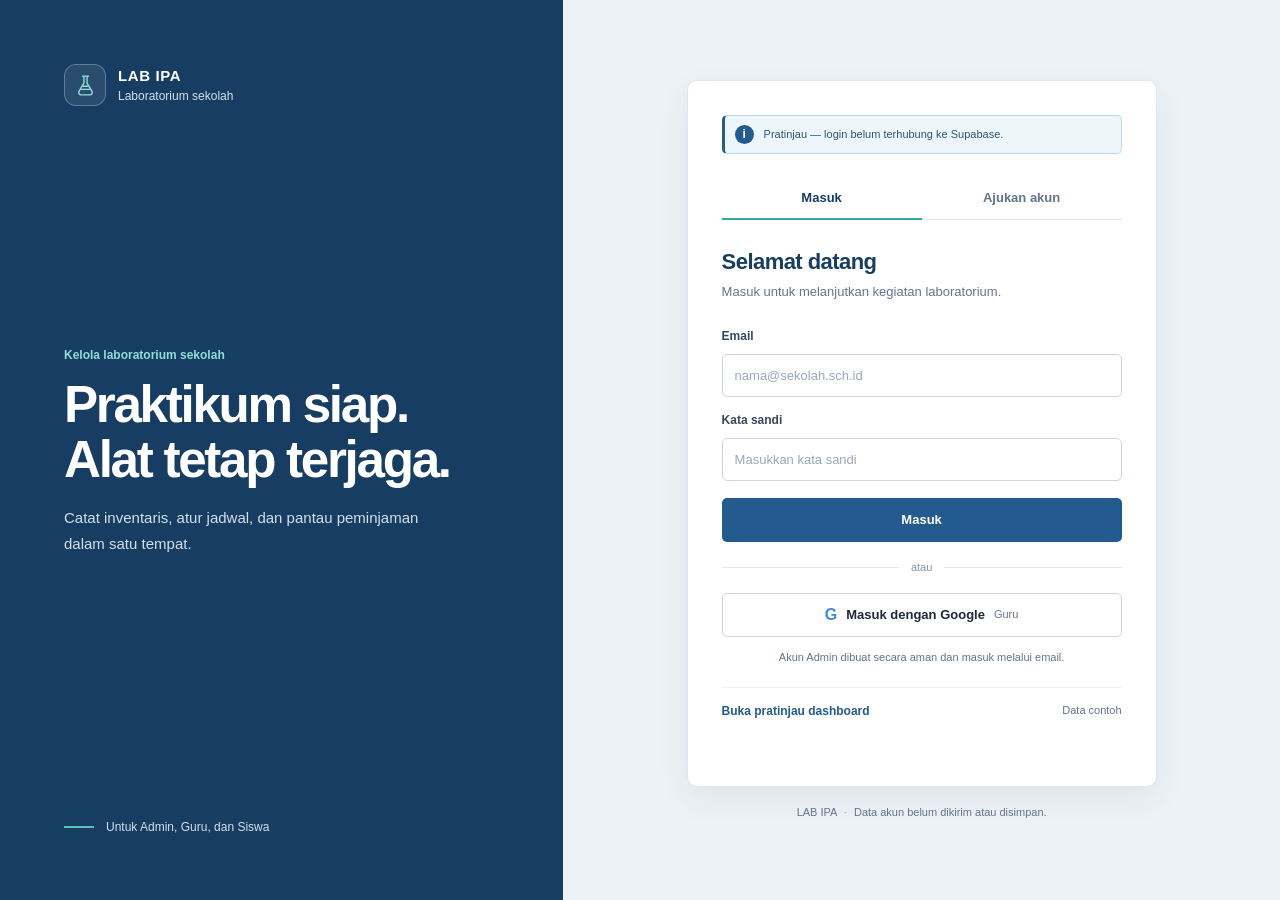
<file: index.html>
<!doctype html>
<html lang="id">
  <head>
    <meta charset="utf-8">
    <meta name="viewport" content="width=device-width, initial-scale=1">
    <meta name="theme-color" content="#173d63">
    <meta
      name="description"
      content="Masuk atau ajukan akun Laboratorium IPA sekolah."
    >
    <title>Masuk — Laboratorium IPA</title>
    <link rel="stylesheet" href="css/main.css">
    <link rel="stylesheet" href="css/auth.css">
    <script src="js/auth-ui.js" defer></script>
  </head>
  <body class="auth-page">
    <main class="auth-layout">
      <section class="auth-intro" aria-labelledby="intro-title">
        <a class="brand auth-brand" href="index.html" aria-label="Laboratorium IPA">
          <span class="brand-mark" aria-hidden="true">
            <svg viewBox="0 0 32 32" fill="none">
              <path d="M12 4h8M14 4v9l-6.2 10.1A3.2 3.2 0 0 0 10.5 28h11a3.2 3.2 0 0 0 2.7-4.9L18 13V4" />
              <path d="M10.8 21h10.4M13 17h6" />
            </svg>
          </span>
          <span class="brand-copy">
            <strong>LAB IPA</strong>
            <span>Laboratorium sekolah</span>
          </span>
        </a>

        <div class="intro-copy">
          <p class="eyebrow">Kelola laboratorium sekolah</p>
          <h1 id="intro-title">Praktikum siap.<br>Alat tetap terjaga.</h1>
          <p>Catat inventaris, atur jadwal, dan pantau peminjaman dalam satu tempat.</p>
        </div>

        <div class="intro-bottom">
          <span class="intro-rule" aria-hidden="true"></span>
          <p>Untuk Admin, Guru, dan Siswa</p>
        </div>
      </section>

      <section class="auth-main" aria-label="Akun Laboratorium IPA">
        <div class="auth-card">
          <div class="preview-notice" role="status">
            <span class="notice-mark" aria-hidden="true">i</span>
            Pratinjau — login belum terhubung ke Supabase.
          </div>

          <div class="auth-tabs" role="tablist" aria-label="Akses akun">
            <button
              class="auth-tab is-active"
              id="login-tab"
              type="button"
              role="tab"
              aria-selected="true"
              aria-controls="login-panel"
            >Masuk</button>
            <button
              class="auth-tab"
              id="apply-tab"
              type="button"
              role="tab"
              aria-selected="false"
              aria-controls="apply-panel"
              tabindex="-1"
            >Ajukan akun</button>
          </div>

          <section id="login-panel" class="auth-panel" role="tabpanel" aria-labelledby="login-tab">
            <h2>Selamat datang</h2>
            <p class="panel-description">Masuk untuk melanjutkan kegiatan laboratorium.</p>

            <form id="login-form" class="auth-form">
              <label for="login-email">Email</label>
              <input
                id="login-email"
                name="email"
                type="email"
                autocomplete="username"
                placeholder="nama@sekolah.sch.id"
                required
              >
              <label for="login-password">Kata sandi</label>
              <input
                id="login-password"
                name="password"
                type="password"
                autocomplete="current-password"
                placeholder="Masukkan kata sandi"
                required
              >
              <button class="button button-primary" type="submit">Masuk</button>
            </form>

            <div class="auth-divider"><span>atau</span></div>
            <button class="button button-google" type="button" data-preview-action>
              <span class="google-mark" aria-hidden="true">G</span>
              Masuk dengan Google <span class="button-hint">Guru</span>
            </button>
            <p class="admin-note">Akun Admin dibuat secara aman dan masuk melalui email.</p>

            <a class="preview-link" href="dashboard-preview.html">
              Buka pratinjau dashboard <span>Data contoh</span>
            </a>
          </section>

          <section
            id="apply-panel"
            class="auth-panel"
            role="tabpanel"
            aria-labelledby="apply-tab"
            hidden
          >
            <h2>Ajukan akun</h2>
            <p class="panel-description">Pilih jenis akun. Pengajuan perlu disetujui Admin.</p>

            <div class="role-options" role="group" aria-label="Jenis akun">
              <button class="role-option is-selected" type="button" data-role="siswa" aria-pressed="true">
                Siswa
              </button>
              <button class="role-option" type="button" data-role="guru" aria-pressed="false">
                Guru
              </button>
            </div>

            <form id="student-application" class="auth-form" data-application="siswa">
              <label for="student-name">Nama lengkap</label>
              <input id="student-name" name="full_name" autocomplete="name" required>

              <div class="field-row">
                <div>
                  <label for="student-nis">NIS</label>
                  <input id="student-nis" name="nis" inputmode="numeric" required>
                </div>
                <div>
                  <label for="student-attendance">Nomor absen</label>
                  <input id="student-attendance" name="attendance_number" inputmode="numeric" required>
                </div>
              </div>

              <label for="student-class">Kelas</label>
              <input id="student-class" name="class_name" placeholder="Contoh: VIII A" required>

              <label for="student-email">Email</label>
              <input
                id="student-email"
                name="email"
                type="email"
                autocomplete="email"
                placeholder="nama@contoh.com"
                required
              >

              <label for="student-password">Kata sandi</label>
              <input
                id="student-password"
                name="password"
                type="password"
                autocomplete="new-password"
                minlength="10"
                aria-describedby="password-hint"
                required
              >
              <small id="password-hint" class="field-hint">Minimal 10 karakter. NIS dan nomor absen bukan kata sandi.</small>

              <button class="button button-primary" type="submit">Kirim pengajuan siswa</button>
            </form>

            <form id="teacher-application" class="auth-form" data-application="guru" hidden>
              <label for="teacher-nip">NIP</label>
              <input id="teacher-nip" name="nip" inputmode="numeric" required>
              <p class="field-hint">NIP akan diperiksa Admin setelah Anda masuk dengan akun Google.</p>
              <button class="button button-primary" type="submit">Lanjutkan dengan Google</button>
            </form>

          </section>
          <p id="form-message" class="form-message" role="status" aria-live="polite"></p>
        </div>
        <footer class="auth-footer">LAB IPA <span>·</span> Data akun belum dikirim atau disimpan.</footer>
      </section>
    </main>
  </body>
</html>
</file>
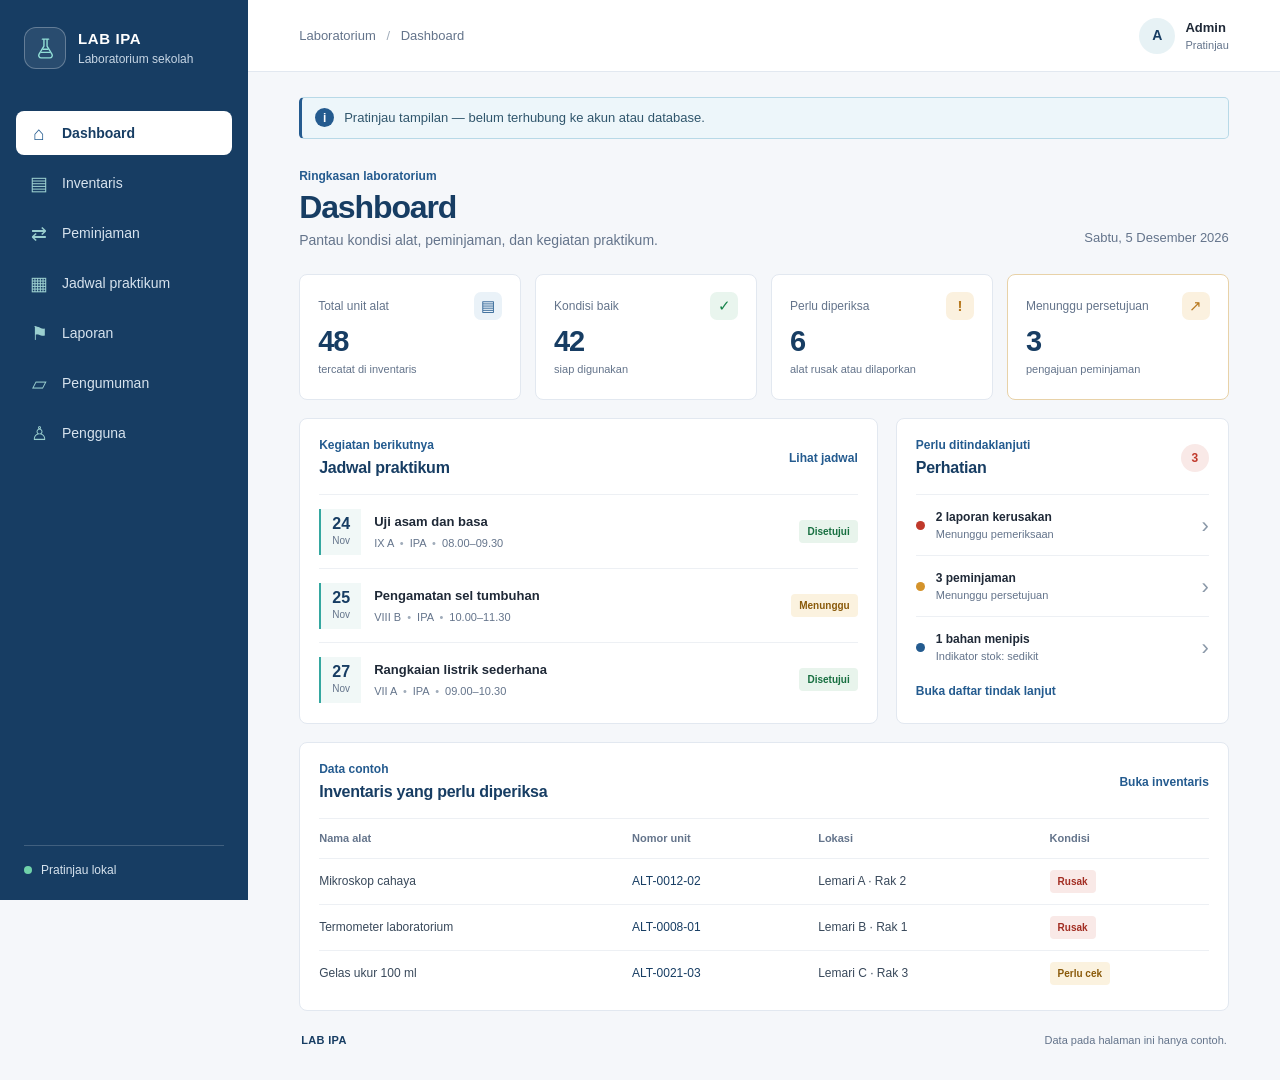
<file: dashboard-preview.html>
<!doctype html>
<html lang="id">
  <head>
    <meta charset="utf-8">
    <meta name="viewport" content="width=device-width, initial-scale=1">
    <meta name="theme-color" content="#173d63">
    <meta
      name="description"
      content="Pratinjau dashboard aplikasi Laboratorium IPA dengan data contoh."
    >
    <title>Pratinjau Dashboard — Laboratorium IPA</title>
    <link rel="stylesheet" href="css/main.css">
    <script src="js/app.js" defer></script>
  </head>
  <body>
    <div class="app-shell">
      <aside class="sidebar">
        <a class="brand" href="#dashboard" aria-label="Laboratorium IPA, dashboard">
          <span class="brand-mark" aria-hidden="true">
            <svg viewBox="0 0 32 32" fill="none">
              <path d="M12 4h8M14 4v9l-6.2 10.1A3.2 3.2 0 0 0 10.5 28h11a3.2 3.2 0 0 0 2.7-4.9L18 13V4" />
              <path d="M10.8 21h10.4M13 17h6" />
            </svg>
          </span>
          <span class="brand-copy">
            <strong>LAB IPA</strong>
            <span>Laboratorium sekolah</span>
          </span>
        </a>

        <nav class="primary-nav" aria-label="Navigasi utama">
          <a class="nav-link is-active" href="#dashboard" aria-current="page">
            <span class="nav-symbol" aria-hidden="true">⌂</span>
            Dashboard
          </a>
          <a class="nav-link" href="#inventaris">
            <span class="nav-symbol" aria-hidden="true">▤</span>
            Inventaris
          </a>
          <a class="nav-link" href="#peminjaman">
            <span class="nav-symbol" aria-hidden="true">⇄</span>
            Peminjaman
          </a>
          <a class="nav-link" href="#jadwal">
            <span class="nav-symbol" aria-hidden="true">▦</span>
            Jadwal praktikum
          </a>
          <a class="nav-link" href="#laporan">
            <span class="nav-symbol" aria-hidden="true">⚑</span>
            Laporan
          </a>
          <a class="nav-link" href="#pengumuman">
            <span class="nav-symbol" aria-hidden="true">▱</span>
            Pengumuman
          </a>
          <a class="nav-link" href="#pengguna">
            <span class="nav-symbol" aria-hidden="true">♙</span>
            Pengguna
          </a>
        </nav>

        <div class="sidebar-note">
          <span class="status-dot" aria-hidden="true"></span>
          <span>Pratinjau lokal</span>
        </div>
      </aside>

      <main class="main-content" id="dashboard">
        <header class="topbar">
          <div class="breadcrumb">Laboratorium <span>/</span> Dashboard</div>
          <div class="account-chip">
            <span class="avatar" aria-hidden="true">A</span>
            <span>
              <strong>Admin</strong>
              <small>Pratinjau</small>
            </span>
          </div>
        </header>

        <div class="page-content">
          <div class="preview-notice" role="status">
            <span class="notice-mark" aria-hidden="true">i</span>
            Pratinjau tampilan — belum terhubung ke akun atau database.
          </div>

          <section class="page-heading" aria-labelledby="page-title">
            <div>
              <p class="eyebrow">Ringkasan laboratorium</p>
              <h1 id="page-title">Dashboard</h1>
              <p class="page-description">Pantau kondisi alat, peminjaman, dan kegiatan praktikum.</p>
            </div>
            <p class="current-date" id="current-date" aria-live="polite"></p>
          </section>

          <section class="metrics-grid" aria-label="Ringkasan inventaris">
            <article class="metric">
              <div class="metric-heading">
                <span>Total unit alat</span>
                <span class="metric-icon icon-blue" aria-hidden="true">▤</span>
              </div>
              <p class="metric-value">48</p>
              <p class="metric-footnote">tercatat di inventaris</p>
            </article>
            <article class="metric">
              <div class="metric-heading">
                <span>Kondisi baik</span>
                <span class="metric-icon icon-green" aria-hidden="true">✓</span>
              </div>
              <p class="metric-value">42</p>
              <p class="metric-footnote">siap digunakan</p>
            </article>
            <article class="metric">
              <div class="metric-heading">
                <span>Perlu diperiksa</span>
                <span class="metric-icon icon-orange" aria-hidden="true">!</span>
              </div>
              <p class="metric-value">6</p>
              <p class="metric-footnote">alat rusak atau dilaporkan</p>
            </article>
            <article class="metric metric-pending">
              <div class="metric-heading">
                <span>Menunggu persetujuan</span>
                <span class="metric-icon icon-orange" aria-hidden="true">↗</span>
              </div>
              <p class="metric-value">3</p>
              <p class="metric-footnote">pengajuan peminjaman</p>
            </article>
          </section>

          <div class="dashboard-grid">
            <section class="panel schedule-panel" aria-labelledby="schedule-title">
              <div class="panel-heading">
                <div>
                  <p class="eyebrow">Kegiatan berikutnya</p>
                  <h2 id="schedule-title">Jadwal praktikum</h2>
                </div>
                <a class="text-link" href="#jadwal">Lihat jadwal</a>
              </div>
              <div class="schedule-list">
                <article class="schedule-item">
                  <div class="schedule-date">
                    <strong>24</strong>
                    <span>Nov</span>
                  </div>
                  <div class="schedule-detail">
                    <h3>Uji asam dan basa</h3>
                    <p>IX A <span>•</span> IPA <span>•</span> 08.00–09.30</p>
                  </div>
                  <span class="status-badge status-approved">Disetujui</span>
                </article>
                <article class="schedule-item">
                  <div class="schedule-date">
                    <strong>25</strong>
                    <span>Nov</span>
                  </div>
                  <div class="schedule-detail">
                    <h3>Pengamatan sel tumbuhan</h3>
                    <p>VIII B <span>•</span> IPA <span>•</span> 10.00–11.30</p>
                  </div>
                  <span class="status-badge status-review">Menunggu</span>
                </article>
                <article class="schedule-item">
                  <div class="schedule-date">
                    <strong>27</strong>
                    <span>Nov</span>
                  </div>
                  <div class="schedule-detail">
                    <h3>Rangkaian listrik sederhana</h3>
                    <p>VII A <span>•</span> IPA <span>•</span> 09.00–10.30</p>
                  </div>
                  <span class="status-badge status-approved">Disetujui</span>
                </article>
              </div>
            </section>

            <section class="panel attention-panel" aria-labelledby="attention-title">
              <div class="panel-heading">
                <div>
                  <p class="eyebrow">Perlu ditindaklanjuti</p>
                  <h2 id="attention-title">Perhatian</h2>
                </div>
                <span class="attention-count">3</span>
              </div>
              <ul class="attention-list">
                <li>
                  <span class="attention-marker marker-red" aria-hidden="true"></span>
                  <span><strong>2 laporan kerusakan</strong><small>Menunggu pemeriksaan</small></span>
                  <span class="list-arrow" aria-hidden="true">›</span>
                </li>
                <li>
                  <span class="attention-marker marker-orange" aria-hidden="true"></span>
                  <span><strong>3 peminjaman</strong><small>Menunggu persetujuan</small></span>
                  <span class="list-arrow" aria-hidden="true">›</span>
                </li>
                <li>
                  <span class="attention-marker marker-blue" aria-hidden="true"></span>
                  <span><strong>1 bahan menipis</strong><small>Indikator stok: sedikit</small></span>
                  <span class="list-arrow" aria-hidden="true">›</span>
                </li>
              </ul>
              <a class="panel-action" href="#laporan">Buka daftar tindak lanjut</a>
            </section>
          </div>

          <section class="panel inventory-panel" aria-labelledby="inventory-title">
            <div class="panel-heading">
              <div>
                <p class="eyebrow">Data contoh</p>
                <h2 id="inventory-title">Inventaris yang perlu diperiksa</h2>
              </div>
              <a class="text-link" href="#inventaris">Buka inventaris</a>
            </div>
            <div class="table-wrap">
              <table>
                <thead>
                  <tr>
                    <th scope="col">Nama alat</th>
                    <th scope="col">Nomor unit</th>
                    <th scope="col">Lokasi</th>
                    <th scope="col">Kondisi</th>
                  </tr>
                </thead>
                <tbody>
                  <tr>
                    <td>Mikroskop cahaya</td>
                    <td class="unit-code">ALT-0012-02</td>
                    <td>Lemari A · Rak 2</td>
                    <td><span class="status-badge status-damaged">Rusak</span></td>
                  </tr>
                  <tr>
                    <td>Termometer laboratorium</td>
                    <td class="unit-code">ALT-0008-01</td>
                    <td>Lemari B · Rak 1</td>
                    <td><span class="status-badge status-damaged">Rusak</span></td>
                  </tr>
                  <tr>
                    <td>Gelas ukur 100 ml</td>
                    <td class="unit-code">ALT-0021-03</td>
                    <td>Lemari C · Rak 3</td>
                    <td><span class="status-badge status-review">Perlu cek</span></td>
                  </tr>
                </tbody>
              </table>
            </div>
          </section>

          <footer class="page-footer">
            <span>LAB IPA</span>
            <span>Data pada halaman ini hanya contoh.</span>
          </footer>
        </div>
      </main>
    </div>
  </body>
</html>
</file>
<file: css/main.css>
:root {
  color-scheme: light;
  --color-primary: #245b8f;
  --color-primary-dark: #173d63;
  --color-accent: #35a7a0;
  --color-background: #f5f7fa;
  --color-surface: #ffffff;
  --color-text: #1f2937;
  --color-muted: #64748b;
  --color-success: #16834a;
  --color-warning: #b7791f;
  --color-danger: #c0392b;
  --color-border: #e2e8f0;
  --sidebar-width: 248px;
  font-family: "Segoe UI", Arial, sans-serif;
  font-synthesis: none;
  text-rendering: optimizeLegibility;
}

* {
  box-sizing: border-box;
}

body {
  margin: 0;
  min-width: 320px;
  background: var(--color-background);
  color: var(--color-text);
  font-size: 15px;
  line-height: 1.5;
}

a {
  color: inherit;
}

button,
a {
  -webkit-tap-highlight-color: transparent;
}

a:focus-visible,
button:focus-visible {
  outline: 3px solid #75c9c3;
  outline-offset: 3px;
}

.app-shell {
  min-height: 100vh;
}

.sidebar {
  position: fixed;
  inset: 0 auto 0 0;
  z-index: 2;
  display: flex;
  width: var(--sidebar-width);
  flex-direction: column;
  padding: 27px 16px 18px;
  background: var(--color-primary-dark);
  color: #fff;
}

.brand {
  display: flex;
  align-items: center;
  gap: 12px;
  margin: 0 8px 42px;
  color: inherit;
  text-decoration: none;
}

.brand-mark {
  display: grid;
  width: 42px;
  height: 42px;
  flex: 0 0 auto;
  place-items: center;
  border: 1px solid rgb(255 255 255 / 28%);
  border-radius: 12px;
  background: rgb(255 255 255 / 8%);
}

.brand-mark svg {
  width: 25px;
  stroke: #91ded6;
  stroke-linecap: round;
  stroke-linejoin: round;
  stroke-width: 1.8;
}

.brand-copy,
.account-chip > span:last-child {
  display: grid;
}

.brand-copy strong {
  font-size: 15px;
  letter-spacing: 0.04em;
}

.brand-copy span {
  color: #c7d6e5;
  font-size: 12px;
}

.primary-nav {
  display: grid;
  gap: 6px;
}

.nav-link {
  display: flex;
  min-height: 44px;
  align-items: center;
  gap: 12px;
  padding: 9px 12px;
  border-radius: 8px;
  color: #d7e3ee;
  font-size: 14px;
  text-decoration: none;
  transition: background-color 140ms ease, color 140ms ease;
}

.nav-link:hover {
  background: rgb(255 255 255 / 9%);
  color: #fff;
}

.nav-link.is-active {
  background: #fff;
  color: var(--color-primary-dark);
  font-weight: 650;
}

.nav-symbol {
  display: inline-grid;
  width: 22px;
  place-items: center;
  color: #9bcfcf;
  font-size: 19px;
  line-height: 1;
}

.nav-link.is-active .nav-symbol {
  color: var(--color-primary);
}

.sidebar-note {
  display: flex;
  align-items: center;
  gap: 9px;
  margin: auto 8px 0;
  padding: 15px 0 3px;
  border-top: 1px solid rgb(255 255 255 / 18%);
  color: #d7e3ee;
  font-size: 12px;
}

.status-dot {
  width: 8px;
  height: 8px;
  border-radius: 50%;
  background: #70d2aa;
}

.main-content {
  min-height: 100vh;
  margin-left: var(--sidebar-width);
}

.topbar {
  display: flex;
  min-height: 72px;
  align-items: center;
  justify-content: space-between;
  padding: 12px clamp(22px, 4vw, 56px);
  border-bottom: 1px solid var(--color-border);
  background: var(--color-surface);
}

.breadcrumb {
  color: var(--color-muted);
  font-size: 13px;
}

.breadcrumb span {
  padding: 0 7px;
  color: #a0acba;
}

.account-chip {
  display: flex;
  align-items: center;
  gap: 10px;
}

.avatar {
  display: grid;
  width: 36px;
  height: 36px;
  place-items: center;
  border-radius: 50%;
  background: #e7f2f5;
  color: var(--color-primary-dark);
  font-size: 14px;
  font-weight: 700;
}

.account-chip strong {
  font-size: 13px;
}

.account-chip small {
  color: var(--color-muted);
  font-size: 11px;
}

.page-content {
  width: min(100%, 1440px);
  margin: 0 auto;
  padding: 25px clamp(22px, 4vw, 56px) 28px;
}

.preview-notice {
  display: flex;
  align-items: center;
  gap: 10px;
  margin-bottom: 28px;
  padding: 10px 13px;
  border: 1px solid #b8d9e7;
  border-left: 3px solid var(--color-primary);
  border-radius: 5px;
  background: #edf6fa;
  color: #30566c;
  font-size: 13px;
}

.notice-mark {
  display: grid;
  width: 19px;
  height: 19px;
  flex: 0 0 auto;
  place-items: center;
  border-radius: 50%;
  background: var(--color-primary);
  color: #fff;
  font-size: 12px;
  font-weight: 700;
}

.page-heading {
  display: flex;
  align-items: end;
  justify-content: space-between;
  gap: 18px;
  margin-bottom: 23px;
}

.eyebrow {
  margin: 0 0 4px;
  color: var(--color-primary);
  font-size: 12px;
  font-weight: 650;
}

h1,
h2,
h3,
p {
  margin-top: 0;
}

h1 {
  margin-bottom: 4px;
  color: var(--color-primary-dark);
  font-size: clamp(26px, 3vw, 32px);
  font-weight: 680;
  letter-spacing: -0.035em;
  line-height: 1.18;
}

.page-description {
  margin-bottom: 0;
  color: var(--color-muted);
  font-size: 14px;
}

.current-date {
  margin: 0 0 4px;
  color: var(--color-muted);
  font-size: 13px;
  white-space: nowrap;
}

.metrics-grid {
  display: grid;
  grid-template-columns: repeat(4, minmax(0, 1fr));
  gap: 14px;
  margin-bottom: 18px;
}

.metric {
  min-height: 126px;
  padding: 17px 18px 15px;
  border: 1px solid var(--color-border);
  border-radius: 8px;
  background: var(--color-surface);
}

.metric-pending {
  border-color: #e8d2a8;
}

.metric-heading {
  display: flex;
  align-items: center;
  justify-content: space-between;
  gap: 8px;
  color: var(--color-muted);
  font-size: 12px;
}

.metric-icon {
  display: grid;
  width: 28px;
  height: 28px;
  flex: 0 0 auto;
  place-items: center;
  border-radius: 7px;
  font-size: 15px;
  font-weight: 700;
}

.icon-blue {
  background: #eaf2f8;
  color: var(--color-primary);
}

.icon-green {
  background: #e9f5ee;
  color: var(--color-success);
}

.icon-orange {
  background: #fbf1df;
  color: var(--color-warning);
}

.metric-value {
  margin: 4px 0 0;
  color: var(--color-primary-dark);
  font-size: 29px;
  font-weight: 700;
  letter-spacing: -0.04em;
  line-height: 1.2;
}

.metric-footnote {
  margin: 2px 0 0;
  color: var(--color-muted);
  font-size: 11px;
}

.dashboard-grid {
  display: grid;
  grid-template-columns: minmax(0, 1.65fr) minmax(280px, 0.95fr);
  gap: 18px;
  margin-bottom: 18px;
}

.panel {
  min-width: 0;
  border: 1px solid var(--color-border);
  border-radius: 8px;
  background: var(--color-surface);
}

.panel-heading {
  display: flex;
  align-items: center;
  justify-content: space-between;
  gap: 14px;
  padding: 17px 19px 14px;
}

.panel-heading .eyebrow {
  margin-bottom: 2px;
}

.panel-heading h2 {
  margin: 0;
  color: var(--color-primary-dark);
  font-size: 16px;
  font-weight: 680;
  letter-spacing: -0.015em;
}

.text-link {
  flex: 0 0 auto;
  color: var(--color-primary);
  font-size: 12px;
  font-weight: 650;
  text-decoration: none;
}

.text-link:hover,
.panel-action:hover {
  text-decoration: underline;
}

.schedule-list {
  padding: 0 19px 7px;
}

.schedule-item {
  display: flex;
  min-height: 74px;
  align-items: center;
  gap: 13px;
  border-top: 1px solid #edf0f4;
}

.schedule-date {
  display: grid;
  width: 42px;
  height: 46px;
  flex: 0 0 auto;
  align-content: center;
  justify-items: center;
  border-left: 2px solid var(--color-accent);
  background: #f1f8f7;
  color: var(--color-primary-dark);
}

.schedule-date strong {
  font-size: 16px;
  line-height: 1.05;
}

.schedule-date span {
  color: var(--color-muted);
  font-size: 10px;
}

.schedule-detail {
  min-width: 0;
  flex: 1;
}

.schedule-detail h3 {
  overflow: hidden;
  margin: 0 0 3px;
  color: var(--color-text);
  font-size: 13px;
  font-weight: 650;
  text-overflow: ellipsis;
  white-space: nowrap;
}

.schedule-detail p {
  margin: 0;
  color: var(--color-muted);
  font-size: 11px;
}

.schedule-detail p span {
  padding: 0 3px;
  color: #a0acba;
}

.status-badge {
  display: inline-flex;
  min-height: 23px;
  align-items: center;
  padding: 3px 8px;
  border-radius: 4px;
  font-size: 10px;
  font-weight: 650;
  white-space: nowrap;
}

.status-approved {
  background: #e8f4ec;
  color: #176f40;
}

.status-review {
  background: #fbf2df;
  color: #8a5a0a;
}

.status-damaged {
  background: #f9e9e7;
  color: #a22d22;
}

.attention-count {
  display: grid;
  width: 28px;
  height: 28px;
  place-items: center;
  border-radius: 50%;
  background: #f9e9e7;
  color: var(--color-danger);
  font-size: 12px;
  font-weight: 700;
}

.attention-list {
  margin: 0;
  padding: 0 19px;
  list-style: none;
}

.attention-list li {
  display: flex;
  min-height: 61px;
  align-items: center;
  gap: 11px;
  border-top: 1px solid #edf0f4;
}

.attention-marker {
  width: 9px;
  height: 9px;
  flex: 0 0 auto;
  border-radius: 50%;
}

.marker-red {
  background: var(--color-danger);
}

.marker-orange {
  background: #d4932b;
}

.marker-blue {
  background: var(--color-primary);
}

.attention-list li > span:nth-child(2) {
  display: grid;
  min-width: 0;
  flex: 1;
}

.attention-list strong {
  font-size: 12px;
  font-weight: 650;
}

.attention-list small {
  color: var(--color-muted);
  font-size: 11px;
}

.list-arrow {
  color: #8a98a8;
  font-size: 22px;
}

.panel-action {
  display: inline-block;
  margin: 5px 19px 17px;
  color: var(--color-primary);
  font-size: 12px;
  font-weight: 650;
  text-decoration: none;
}

.inventory-panel {
  margin-bottom: 17px;
}

.table-wrap {
  overflow-x: auto;
  padding: 0 19px 14px;
}

table {
  width: 100%;
  border-collapse: collapse;
  text-align: left;
  white-space: nowrap;
}

th,
td {
  padding: 11px 10px;
  border-top: 1px solid #edf0f4;
  font-size: 12px;
}

th {
  color: var(--color-muted);
  font-size: 11px;
  font-weight: 600;
}

th:first-child,
td:first-child {
  padding-left: 0;
}

td {
  color: #39495b;
}

.unit-code {
  color: var(--color-primary-dark);
  font-variant-numeric: tabular-nums;
}

.page-footer {
  display: flex;
  justify-content: space-between;
  gap: 12px;
  padding: 4px 2px;
  color: var(--color-muted);
  font-size: 11px;
}

.page-footer span:first-child {
  color: var(--color-primary-dark);
  font-weight: 700;
  letter-spacing: 0.03em;
}

@media (max-width: 1120px) {
  :root {
    --sidebar-width: 218px;
  }

  .metrics-grid {
    grid-template-columns: repeat(2, minmax(0, 1fr));
  }

  .dashboard-grid {
    grid-template-columns: minmax(0, 1.3fr) minmax(260px, 0.9fr);
  }
}

@media (max-width: 780px) {
  :root {
    --sidebar-width: 0px;
  }

  .sidebar {
    position: sticky;
    top: 0;
    width: 100%;
    padding: 10px 14px;
  }

  .brand {
    margin: 0 0 10px;
  }

  .brand-mark {
    width: 34px;
    height: 34px;
  }

  .brand-mark svg {
    width: 20px;
  }

  .brand-copy span,
  .sidebar-note {
    display: none;
  }

  .primary-nav {
    display: flex;
    gap: 5px;
    overflow-x: auto;
    padding-bottom: 1px;
    scrollbar-width: thin;
  }

  .nav-link {
    min-height: 38px;
    flex: 0 0 auto;
    gap: 7px;
    padding: 7px 10px;
    font-size: 12px;
  }

  .nav-symbol {
    width: auto;
    font-size: 16px;
  }

  .topbar {
    min-height: 57px;
    padding: 9px 18px;
  }

  .main-content {
    margin-left: 0;
  }

  .page-content {
    padding: 18px;
  }

  .preview-notice {
    margin-bottom: 22px;
    font-size: 12px;
  }

  .dashboard-grid {
    grid-template-columns: 1fr;
  }
}

@media (max-width: 520px) {
  .breadcrumb {
    font-size: 12px;
  }

  .account-chip {
    gap: 7px;
  }

  .account-chip small {
    display: none;
  }

  .page-heading {
    align-items: start;
    flex-direction: column;
    gap: 7px;
  }

  .current-date {
    font-size: 12px;
  }

  .metrics-grid {
    gap: 9px;
  }

  .metric {
    min-height: 115px;
    padding: 13px 12px;
  }

  .metric-heading {
    align-items: start;
    font-size: 11px;
  }

  .metric-icon {
    width: 24px;
    height: 24px;
  }

  .metric-value {
    font-size: 25px;
  }

  .metric-footnote {
    font-size: 10px;
  }

  .panel-heading {
    padding-right: 14px;
    padding-left: 14px;
  }

  .schedule-list,
  .attention-list {
    padding-right: 14px;
    padding-left: 14px;
  }

  .schedule-item {
    gap: 9px;
  }

  .schedule-item .status-badge {
    padding: 3px 6px;
    font-size: 9px;
  }

  .table-wrap {
    padding-right: 14px;
    padding-left: 14px;
  }

  .page-footer {
    flex-direction: column;
    gap: 2px;
  }
}

@media (prefers-reduced-motion: reduce) {
  *,
  *::before,
  *::after {
    scroll-behavior: auto !important;
    transition-duration: 0.01ms !important;
  }
}
</file>
<file: css/auth.css>
.auth-page {
  min-height: 100vh;
  background: #edf2f6;
}

.auth-layout {
  display: grid;
  min-height: 100vh;
  grid-template-columns: minmax(280px, 0.88fr) minmax(440px, 1.12fr);
}

.auth-intro {
  display: flex;
  min-height: 100%;
  flex-direction: column;
  padding: clamp(26px, 5vw, 64px);
  background: var(--color-primary-dark);
  color: #fff;
}

.auth-brand {
  margin: 0;
  align-self: flex-start;
}

.auth-brand .brand-mark {
  border-color: rgb(255 255 255 / 27%);
}

.auth-brand .brand-copy span {
  color: #d3e2ec;
}

.intro-copy {
  width: min(100%, 430px);
  margin: auto 0;
  padding: 48px 0 70px;
}

.intro-copy .eyebrow {
  margin-bottom: 13px;
  color: #91ded6;
}

.intro-copy h1 {
  margin-bottom: 18px;
  color: #fff;
  font-size: clamp(34px, 4vw, 54px);
  font-weight: 650;
  letter-spacing: -0.045em;
  line-height: 1.08;
}

.intro-copy > p:last-child {
  max-width: 360px;
  margin: 0;
  color: #d4e0ea;
  font-size: 15px;
  line-height: 1.7;
}

.intro-bottom {
  display: flex;
  align-items: center;
  gap: 12px;
}

.intro-rule {
  width: 30px;
  height: 2px;
  background: #58c0b7;
}

.intro-bottom p {
  margin: 0;
  color: #d4e0ea;
  font-size: 12px;
}

.auth-main {
  display: grid;
  min-height: 100%;
  align-content: center;
  justify-items: center;
  padding: 32px clamp(22px, 5vw, 72px);
}

.auth-card {
  width: min(100%, 470px);
  padding: clamp(22px, 3vw, 34px);
  border: 1px solid #dfe6ed;
  border-radius: 10px;
  background: var(--color-surface);
  box-shadow: 0 12px 32px rgb(23 61 99 / 7%);
}

.auth-card .preview-notice {
  margin: 0 0 23px;
  padding: 9px 10px;
  font-size: 11px;
}

.auth-tabs {
  display: grid;
  grid-template-columns: 1fr 1fr;
  margin-bottom: 25px;
  border-bottom: 1px solid var(--color-border);
}

.auth-tab {
  position: relative;
  min-height: 42px;
  border: 0;
  background: transparent;
  color: var(--color-muted);
  cursor: pointer;
  font: inherit;
  font-size: 13px;
  font-weight: 600;
}

.auth-tab::after {
  position: absolute;
  right: 0;
  bottom: -1px;
  left: 0;
  height: 2px;
  background: transparent;
  content: "";
}

.auth-tab.is-active {
  color: var(--color-primary-dark);
}

.auth-tab.is-active::after {
  background: var(--color-accent);
}

.auth-panel h2 {
  margin: 0 0 4px;
  color: var(--color-primary-dark);
  font-size: 22px;
  font-weight: 680;
  letter-spacing: -0.025em;
}

.panel-description {
  margin: 0 0 21px;
  color: var(--color-muted);
  font-size: 13px;
}

.auth-form {
  display: grid;
  gap: 9px;
}

.auth-form label {
  margin-top: 5px;
  color: #35475b;
  font-size: 12px;
  font-weight: 650;
}

.auth-form input {
  width: 100%;
  min-height: 43px;
  padding: 10px 12px;
  border: 1px solid #cbd6e1;
  border-radius: 5px;
  background: #fff;
  color: var(--color-text);
  font: inherit;
  font-size: 13px;
}

.auth-form input::placeholder {
  color: #9aa8b7;
}

.auth-form input:focus {
  border-color: var(--color-primary);
  outline: 3px solid rgb(53 167 160 / 20%);
}

.field-row {
  display: grid;
  grid-template-columns: 1fr 1fr;
  gap: 12px;
}

.field-row > div {
  display: grid;
  gap: 9px;
}

.field-hint {
  margin-top: -3px;
  color: var(--color-muted);
  font-size: 11px;
  line-height: 1.45;
}

.button {
  display: flex;
  min-height: 44px;
  align-items: center;
  justify-content: center;
  gap: 9px;
  border: 1px solid transparent;
  border-radius: 5px;
  cursor: pointer;
  font: inherit;
  font-size: 13px;
  font-weight: 650;
  text-decoration: none;
}

.button-primary {
  margin-top: 8px;
  background: var(--color-primary);
  color: #fff;
}

.button-primary:hover {
  background: var(--color-primary-dark);
}

.button-google {
  width: 100%;
  border-color: #cbd6e1;
  background: #fff;
  color: var(--color-text);
}

.button-google:hover {
  background: #f7fafc;
}

.google-mark {
  color: #4285f4;
  font-size: 16px;
  font-weight: 700;
}

.button-hint {
  color: var(--color-muted);
  font-size: 11px;
  font-weight: 500;
}

.auth-divider {
  display: flex;
  align-items: center;
  gap: 12px;
  margin: 17px 0;
  color: #8795a5;
  font-size: 11px;
}

.auth-divider::before,
.auth-divider::after {
  height: 1px;
  flex: 1;
  background: var(--color-border);
  content: "";
}

.admin-note {
  margin: 12px 0 0;
  color: var(--color-muted);
  font-size: 11px;
  text-align: center;
}

.preview-link {
  display: flex;
  justify-content: space-between;
  gap: 10px;
  margin-top: 22px;
  padding-top: 14px;
  border-top: 1px solid #edf0f4;
  color: var(--color-primary);
  font-size: 12px;
  font-weight: 600;
  text-decoration: none;
}

.preview-link span {
  color: var(--color-muted);
  font-size: 11px;
  font-weight: 400;
}

.role-options {
  display: grid;
  grid-template-columns: 1fr 1fr;
  gap: 8px;
  margin-bottom: 16px;
}

.role-option {
  min-height: 39px;
  border: 1px solid #cbd6e1;
  border-radius: 5px;
  background: #fff;
  color: #4b5c6e;
  cursor: pointer;
  font: inherit;
  font-size: 12px;
  font-weight: 600;
}

.role-option.is-selected {
  border-color: var(--color-primary);
  background: #edf4f9;
  color: var(--color-primary-dark);
}

.form-message {
  min-height: 20px;
  margin: 12px 0 0;
  color: var(--color-primary-dark);
  font-size: 12px;
}

.auth-footer {
  width: min(100%, 470px);
  margin-top: 17px;
  color: var(--color-muted);
  font-size: 11px;
  text-align: center;
}

.auth-footer span {
  padding: 0 4px;
  color: #9aa8b7;
}

[hidden] {
  display: none !important;
}

@media (max-width: 800px) {
  .auth-layout {
    grid-template-columns: minmax(0, 0.8fr) minmax(390px, 1.2fr);
  }

  .auth-intro {
    padding: 28px;
  }

  .intro-copy h1 {
    font-size: 39px;
  }

  .auth-main {
    padding: 26px 20px;
  }
}

@media (max-width: 680px) {
  .auth-layout {
    grid-template-columns: 1fr;
  }

  .auth-intro {
    min-height: 220px;
    padding: 20px 22px 18px;
  }

  .auth-brand .brand-mark {
    width: 36px;
    height: 36px;
  }

  .auth-brand .brand-mark svg {
    width: 22px;
  }

  .intro-copy {
    width: 100%;
    margin: 24px 0 12px;
    padding: 0;
  }

  .intro-copy .eyebrow {
    margin-bottom: 6px;
  }

  .intro-copy h1 {
    margin-bottom: 8px;
    font-size: 30px;
  }

  .intro-copy > p:last-child {
    max-width: 400px;
    font-size: 13px;
  }

  .intro-bottom {
    display: none;
  }

  .auth-main {
    align-content: start;
    padding: 19px 14px 24px;
  }

  .auth-card {
    padding: 20px;
  }
}
</file>
